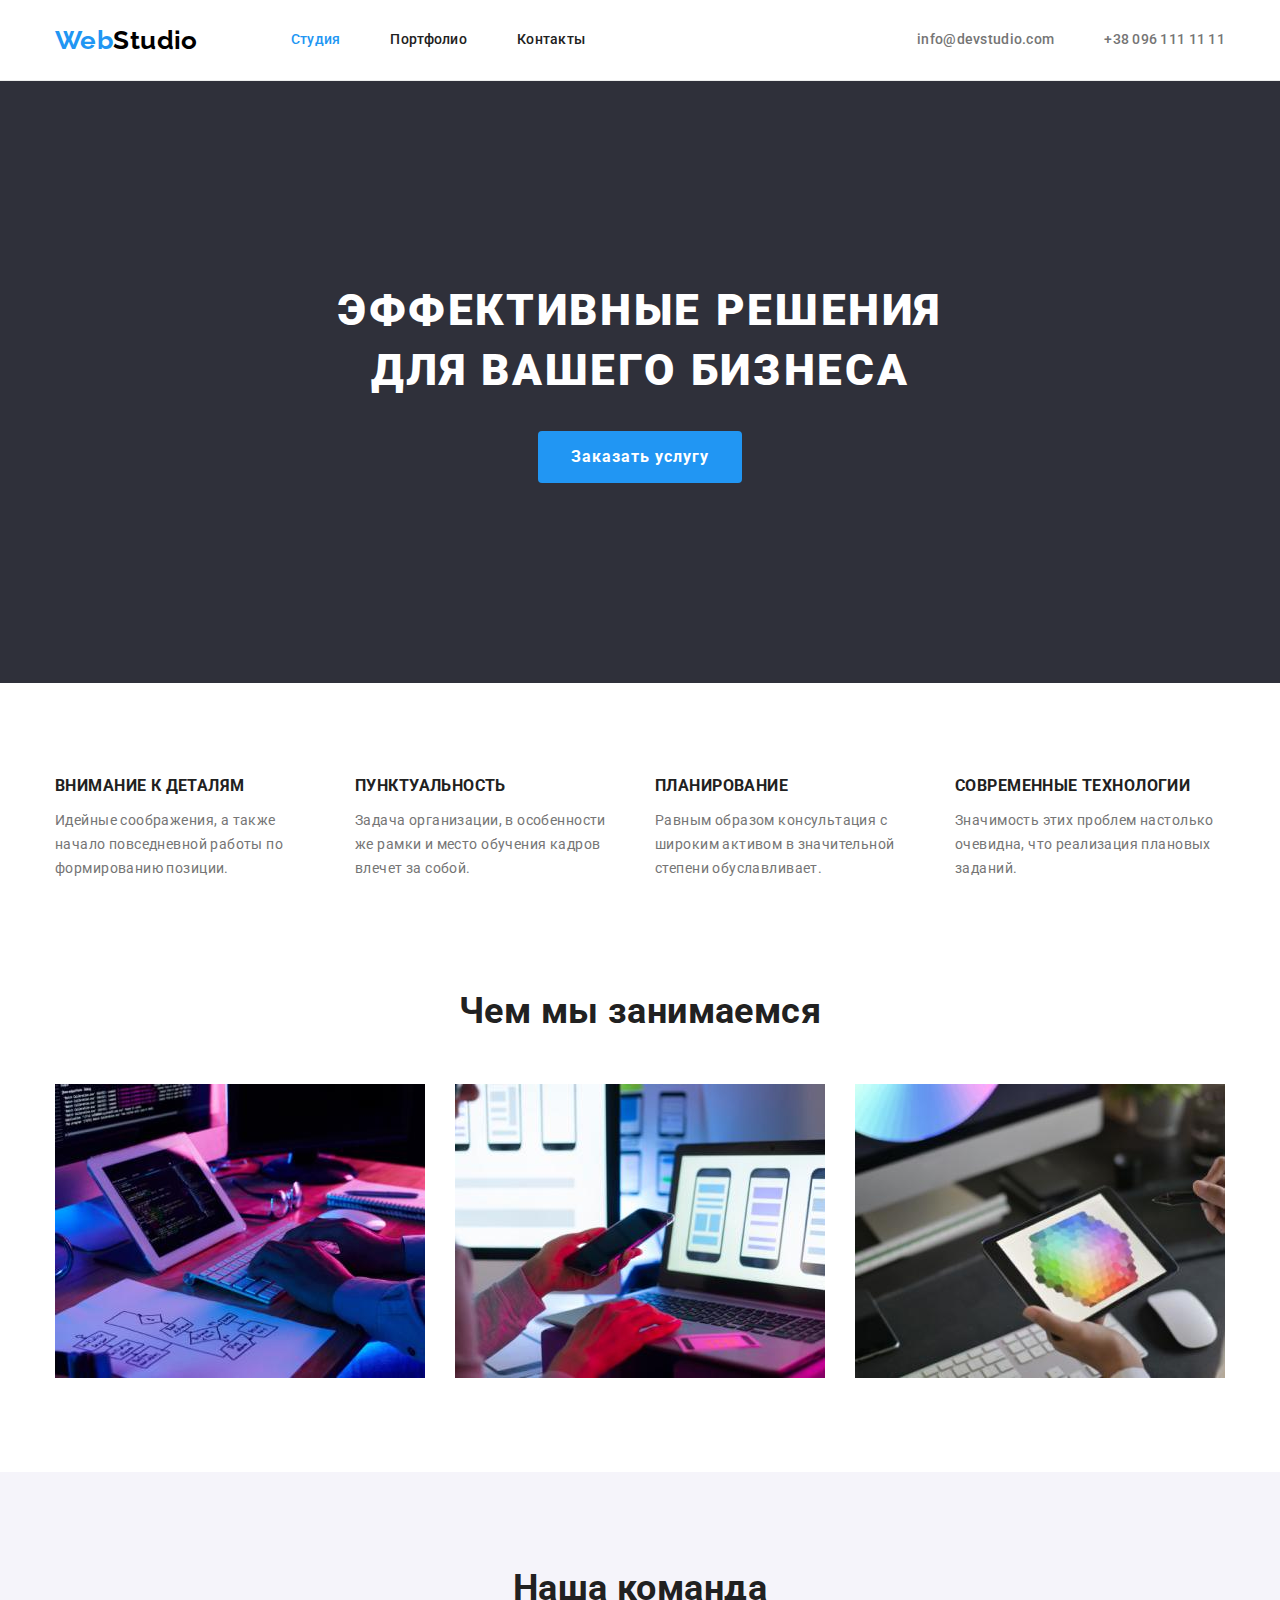
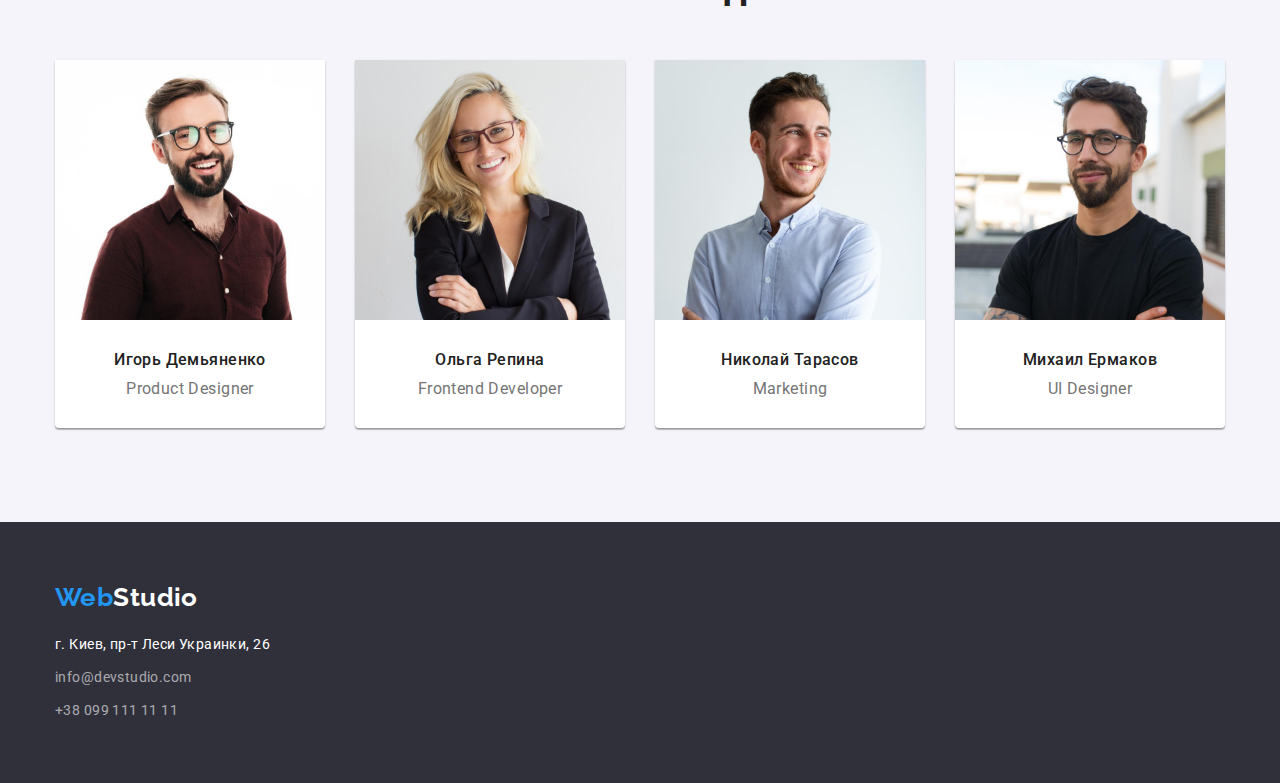
<file: index.html>
<!DOCTYPE html>
<html lang="ru">
    <head>
    <meta charset="UTF-8">
    <meta http-equiv="X-UA-Compatible" content="IE=edge">
    <meta name="viewport" content="width=device-width, initial-scale=1.0">
    <title>Document</title>
    <link rel="preconnect" href="https://fonts.gstatic.com">
    <link href="https://fonts.googleapis.com/css2?family=Raleway:wght@700&family=Roboto:wght@400;500;700;900&display=swap"
        rel="stylesheet">
    <link rel="stylesheet" href="https://cdnjs.cloudflare.com/ajax/libs/modern-normalize/1.0.0/modern-normalize.min.css">
    <link rel="stylesheet" href="./css/styles.css">
    </head>
    <body> 
        <!-- Site header -->
        <header class="header">
            <div class="container main-nav">
                <nav class="nav-part">
                    <a lang="en" href="./index.html" class="logo">Web<span class="logo-part-header">Studio</span></a>
                    <ul class="site-nav list">
                        <li class="item"><a href="./index.html" class="link current">Студия</a></li>
                        <li class="item"><a href="./portfolio.html" class="link">Портфолио</a></li>
                        <li class="item"><a href="" class="link">Контакты</a></li>                                             
                    </ul>
                </nav>
                <ul class="contacts list">
                    <li class="item"><a href="mailto:info@devstudio.com" class="link">info@devstudio.com</a></li>
                    <li class="item"><a href="tel:+380961111111" class="link">+38 096 111 11 11</a></li>
                </ul>
            </div>
        </header>
    <main>
        <!-- Hero -->
        <section class="hero">
            <h1 class="hero-title">Эффективные решения
для вашего бизнеса</h1>
            <p class="button-contact"><button type="button" class="button-hero">Заказать услугу</button></p>
        </section>
        <!-- Features -->
        <section class="section">
           <div class="container">
                <h2 class="section-title visually-hidden">Особенности</h2>
                <ul class="feature list">
                    <li class="item">
                        <h3 class="title">Внимание к деталям</h3>
                        <p class="description">Идейные соображения, а также начало повседневной работы по формированию позиции.</p>
                    </li>
                    <li class="item">
                        <h3 class="title">Пунктуальность</h3>
                        <p class="description">Задача организации, в особенности же рамки и место обучения кадров влечет за собой.</p>
                    </li>
                    <li class="item">
                        <h3 class="title">Планирование</h3>
                        <p class="description">Равным образом консультация с широким активом в значительной степени обуславливает.</p>
                    </li>
                    <li class="item">
                        <h3 class="title">Современные технологии</h3>
                        <p class="description">Значимость этих проблем настолько очевидна, что реализация плановых заданий.</p>
                    </li>
                </ul>
           </div>
        </section>
        <!-- Example of work -->
        <section class="section no-padding">
           <div class="container">
                <h2 class="section-title">Чем мы занимаемся</h2>
                <ul class="example list">
                    <li class="item"><img src="./images/box-1.jpg" alt="coding" width="370" height="294"></li>
                    <li class="item"><img src="./images/box-2.jpg" alt="mobile optimization" width="370" height="294"></li>
                    <li class="item"><img src="./images/box-3.jpg" alt="design" width="370" height="294"></li>
                </ul>
           </div>
        </section>
        <!-- Team -->
        <section class="section team no-padding">
            <div class="container">
                <h2 class="section-title">Наша команда</h2>
                <ul class="our-team list">
                    <li class="item">
                        <img class="img" src="./images/img-team-member-1.jpg" alt="brown-haired man with glasses" width="270" height="260">
                        <h3 class="title">Игорь Демьяненко</h3>
                        <p lang="en" class="profession">Product Designer</p>
                    </li>
                    <li class="item">
                        <img class="img" src="./images/img-team-member-2.jpg" alt="blonde woman with glasses" width="270" height="260">
                        <h3 class="title">Ольга Репина</h3>
                        <p lang="en" class="profession">Frontend Developer</p>
                    </li>
                    <li class="item">
                        <img class="img" src="./images/img-team-member-3.jpg" alt="brunette man" width="270" height="260">
                        <h3 class="title">Николай Тарасов</h3>
                        <p lang="en" class="profession">Marketing</p>
                    </li>
                    <li class="item">
                        <img class="img" src="./images/img-team-member-4.jpg" alt="brunette man with glasses" width="270" height="260">
                        <h3 class="title">Михаил Ермаков</h3>
                        <p lang="en" class="profession">UI Designer</p>
                    </li>
                </ul>
            </div>
        </section>
    </main>
        <!-- Footer -->
        <footer class="footer">
           <div class="container footer-elements">
                <a lang="en" href="./index.html" class="logo">Web<span class="logo-part-footer">Studio</span></a>
                <address class="address">г. Киев, пр-т Леси Украинки, 26</address>
                <ul class="contacts lower list">
                    <li class="item"><a href="mailto:info@devstudio.com" class="link-footer">info@devstudio.com</a></li>
                    <li class="item"><a href="tel:+380991111111" class="link-footer">+38 099 111 11 11</a></li>
                </ul>
           </div>
        </footer>
    </body>
</html>
</file>
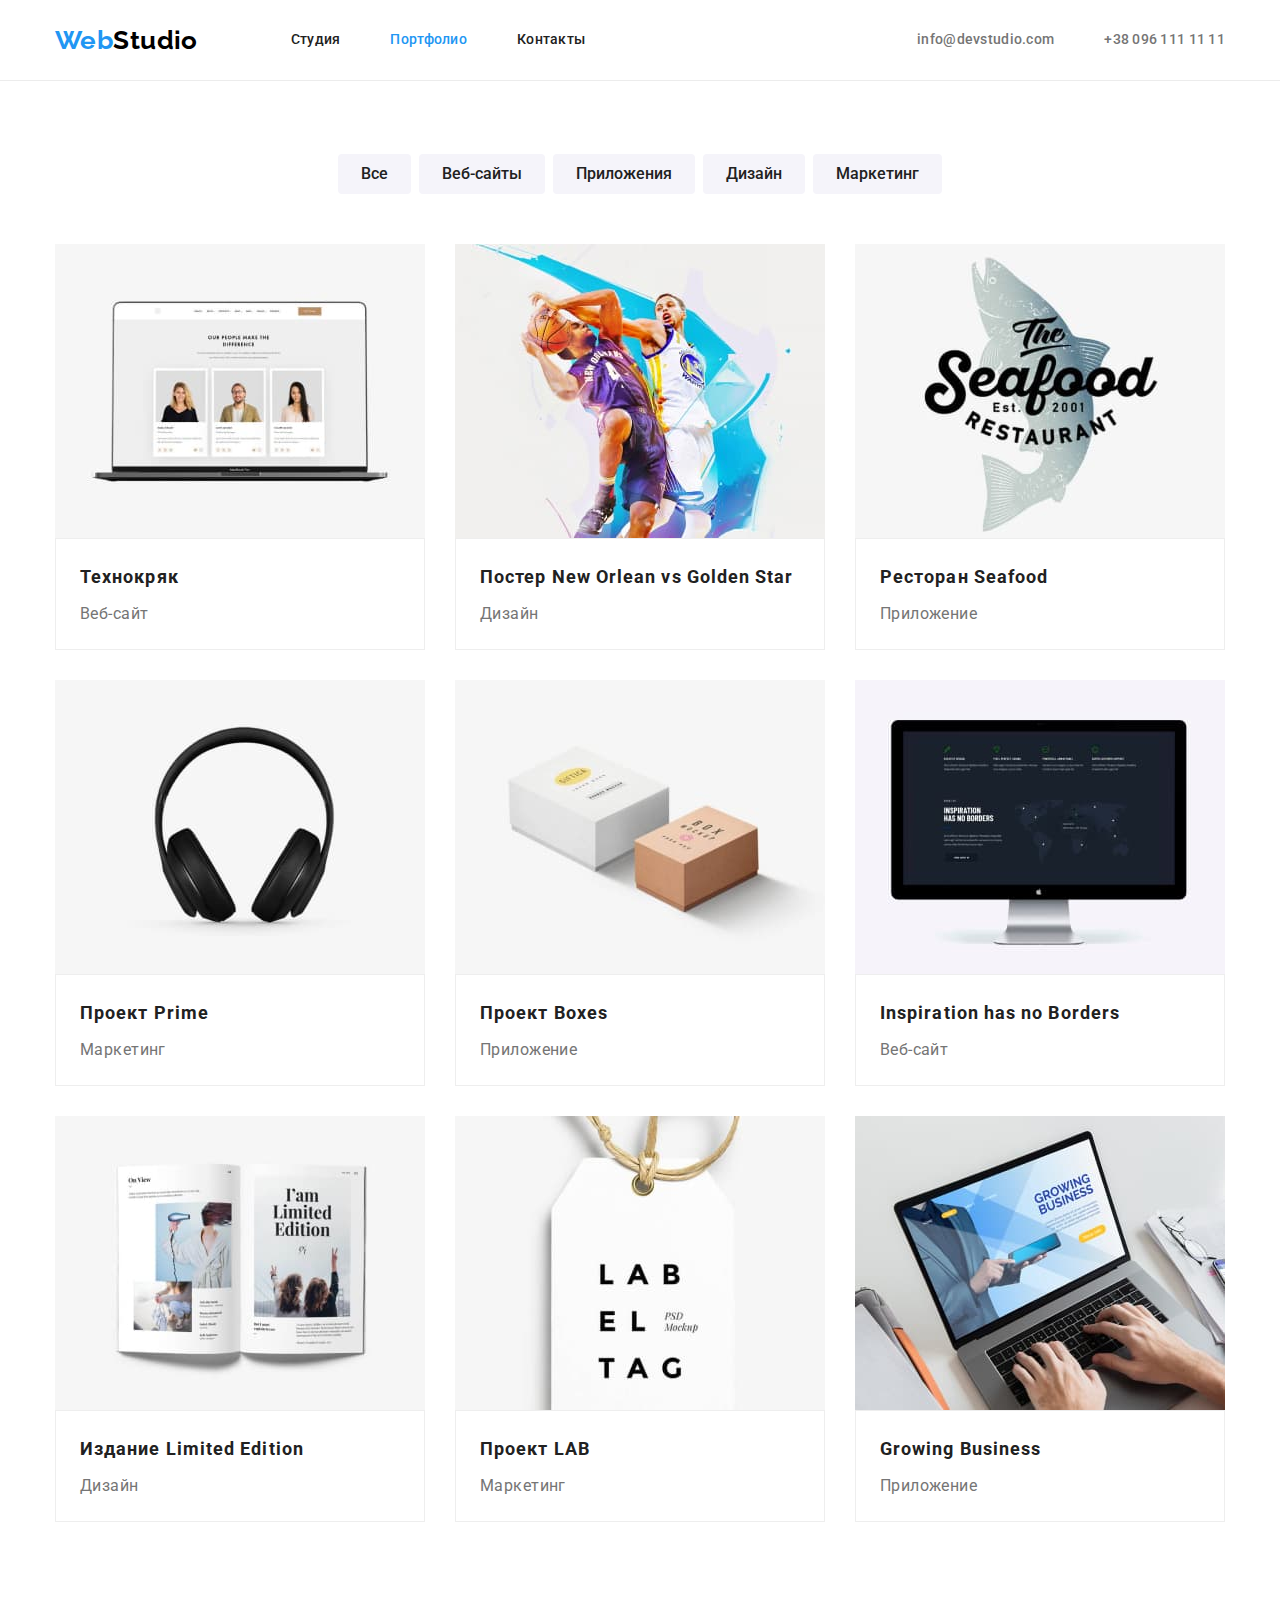
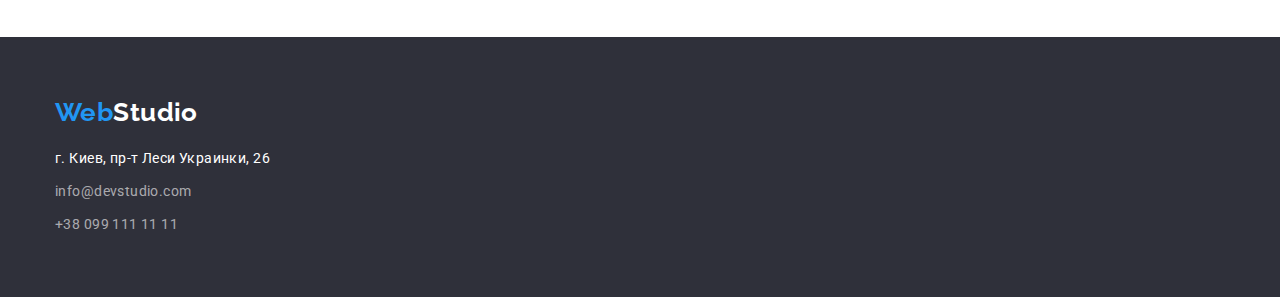
<file: portfolio.html>
<!DOCTYPE html>
<html lang="ru">

<head>
    <meta charset="UTF-8">
    <meta http-equiv="X-UA-Compatible" content="IE=edge">
    <meta name="viewport" content="width=device-width, initial-scale=1.0">
    <title>Document</title>
    <link rel="preconnect" href="https://fonts.gstatic.com">
    <link href="https://fonts.googleapis.com/css2?family=Raleway:wght@700&family=Roboto:wght@400;500;700;900&display=swap"
        rel="stylesheet">
    <link rel="stylesheet" href="https://cdnjs.cloudflare.com/ajax/libs/modern-normalize/1.0.0/modern-normalize.min.css">
    <link rel="stylesheet" href="./css/styles.css">
    </head>
    <body class="page">
        <!-- Site header -->
        <header class="header">
            <div class="container main-nav">
                <nav class="nav-part">
                    <a lang="en" href="./index.html" class="logo">Web<span class="logo-part-header">Studio</span></a>
                    <ul class="site-nav list">
                        <li class="item"><a href="./index.html" class="link">Студия</a></li>
                        <li class="item"><a href="./portfolio.html" class="link current">Портфолио</a></li>
                        <li class="item"><a href="" class="link">Контакты</a></li>
                    </ul>
                </nav>
                <ul class="contacts list">
                    <li class="item"><a href="mailto:info@devstudio.com" class="link">info@devstudio.com</a></li>
                    <li class="item"><a href="tel:+380961111111" class="link">+38 096 111 11 11</a></li>
                </ul>
            </div>
        </header>
        <main>
            <section class="section portfolio-all">
                <div class="container">
                    <h1 class="section-title visually-hidden">Портфоліо</h1>
                    <ul class="buttons list">
                        <li class="item"><button type="button" class="button">Все</button></li>
                        <li class="item"><button type="button" class="button">Веб-сайты</button></li>
                        <li class="item"><button type="button" class="button">Приложения</button></li>
                        <li class="item"><button type="button" class="button">Дизайн</button></li>
                        <li class="item"><button type="button" class="button">Маркетинг</button></li>
                    </ul>
                    <ul class="portfolio list">
                        <li class="item"><a href="" class="link"><img src="./images/work-1.jpg" alt="laptop with three photos on the screen" width="370"
                                    height="294">
                                <div class="description">
                                    <h2 class="title">Технокряк</h2>
                                    <p class="work-type">Веб-сайт</p>
                                </div>
                            </a>
                        </li>
                        <li class="item"><a href="" class="link"><img src="./images/work-2.jpg" alt="two basketball players" width="370" height="294">
                                <div class="description">
                                    <h2 class="title">Постер <span lang="en">New Orlean vs Golden Star</span></h2>
                                    <p class="work-type">Дизайн</p>
                                </div>
                            </a>
                        </li>
                        <li class="item"><a href="" class="link"><img src="./images/work-3.jpg" alt="fish with the inscription seafood restaurant"
                                    width="370" height="294">
                                <div class="description">
                                    <h2 class="title">Ресторан <span lang="en">Seafood</span></h2>
                                    <p class="work-type">Приложение</p>
                                </div>
                            </a>
                        </li>
                        <li class="item"><a href="" class="link"><img src="./images/work-4.jpg" alt="black big headphones" width="370" height="294">
                                <div class="description">
                                    <h2 class="title">Проект <span lang="en">Prime</span></h2>
                                    <p class="work-type">Маркетинг</p>
                                </div>
                            </a>
                        </li>
                        <li class="item"><a href="" class="link"><img src="./images/work-5.jpg" alt="two boxes, one white and one orange" width="370"
                                    height="294">
                                <div class="description">
                                    <h2 class="title">Проект <span lang="en">Boxes</span></h2>
                                    <p class="work-type">Приложение</p>
                                </div>
                            </a>
                        </li>
                        <li class="item"><a href="" class="link"><img src="./images/work-6.jpg" alt="monoblock apple with a dark image on the screen"
                                    width="370" height="294">
                                <div class="description">
                                    <h2 lang="en" class="title">Inspiration has no Borders</h2>
                                    <p class="work-type">Веб-сайт</p>
                                </div>
                            </a>
                        </li>
                        <li class="item"><a href="" class="link"><img src="./images/work-7.jpg"
                                    alt="open booklet with the inscription I'm Limited Edition" width="370" height="294">
                                <div class="description">
                                    <h2 class="title">Издание <span lang="en">Limited Edition</span></h2>
                                    <p class="work-type">Дизайн</p>
                                </div>
                            </a>
                        </li>
                        <li class="item"><a href="" class="link"><img src="./images/work-8.jpg" alt="white tag with the inscription Lab El Tag"
                                    width="370" height="294">
                                <div class="description">
                                    <h2 class="title">Проект <span lang="en">LAB</span></h2>
                                    <p class="work-type">Маркетинг</p>
                                </div>
                            </a>
                        </li>
                        <li class="item"><a href="" class="link"><img src="./images/work-9.jpg" alt="hands on a gray color laptop" width="370"
                                    height="294">
                                <div class="description">
                                    <h2 lang="en" class="title">Growing Business</h2>
                                    <p class="work-type">Приложение</p>
                                </div>
                            </a>
                        </li>
                    </ul>
                </div>
            </section>
        </main>
        <!-- Footer -->
        <footer class="footer">
            <div class="container footer-elements">
                <a lang="en" href="./index.html" class="logo">Web<span class="logo-part-footer">Studio</span></a>
                <address class="address">г. Киев, пр-т Леси Украинки, 26</address>
                <ul class="contacts lower list">
                    <li class="item"><a href="mailto:info@devstudio.com" class="link-footer">info@devstudio.com</a></li>
                    <li class="item"><a href="tel:+380991111111" class="link-footer">+38 099 111 11 11</a></li>
                </ul>
            </div>
        </footer>
    </body>
</html>
</file>
<file: css/styles.css>
/* Main text color #757575  */
/* Title text color #212121 */
/* Acсent #2196F3 */
/* Black #000000 */
/* White #ffffff */
/* Footer contacts rgba(255, 255, 255, 0.6) */

/* Primary background color #ffffff */
/* Secondary background color #2f303a */
/* Third background color #e5e5e5 */
/* Fourth background color f5f4fa */

:root {
  --primary-text-color: #757575;
  --title-text-color: #212121;
  --accent-color: #2196f3;
  --hero-title-color: #ffffff;
  --primary-background-color: #ffffff;
  --secondary-background-color: #2f303a;
  --third-background-color: #e5e5e5;
  --fourth-background-color: #f5f4fa;
  --logo-color: #2196f3;
  --logo-part-header-color: #000000;
  --logo-part-footer-color: #ffffff;
  --border-bottom-color: #ececec;
  --button-hero-text-color: #ffffff;
  --button-hero-background-color: #2196f3;
  --button-hero-accent-background-color: #188ce8;
  --button-text-color: #212121;
  --button-background-color: #f5f4fa;
  --button-accent-text-color: #ffffff;
  --button-accent-background-color: #2196f3;
  --address-text-color: #ffffff;
  --contacts-footer-text-color: rgba(255, 255, 255, 0.6);
  --shadow-team-card: 0px 1px 3px rgba(0, 0, 0, 0.12),
    0px 1px 1px rgba(0, 0, 0, 0.14), 0px 2px 1px rgba(0, 0, 0, 0.2);
  --shadow-button-accent: 0px 3px 1px rgba(0, 0, 0, 0.1),
    0px 1px 2px rgba(0, 0, 0, 0.08), 0px 2px 2px rgba(0, 0, 0, 0.12);
  --portfolio-description-border: #eeeeee;
  --card-set-gap: 30px;
}
/* Page background and text color */
body {
  background-color: var(--primary-background-color);
  color: var(--primary-text-color);
  font-family: Roboto, sans-serif;
  font-size: 14px;
  line-height: 1.71;
  letter-spacing: 0.03em;
}
img {
  display: block;
  max-width: 100%;
  height: auto;
}
/* List options */
.list {
  list-style: none;
  margin: 0;
  padding: 0;
}
/* Site logo */
.logo {
  margin-right: 93px;

  color: var(--logo-color);
  font-family: Raleway, sans-serif;
  font-weight: 700;
  font-size: 26px;
  line-height: 1.19;
  text-decoration: none;
}
.logo-part-header {
  color: var(--logo-part-header-color);
}
.logo-part-footer {
  color: var(--logo-part-footer-color);
}
/* Container position */
.container {
  width: 1200px;
  margin-left: auto;
  margin-right: auto;
  padding-left: 15px;
  padding-right: 15px;
}

/* Page-header */
.header {
  border-bottom: 1px solid var(--border-bottom-color);
}
/* Main-nav */
.main-nav {
  display: flex;
  align-items: center;
}
/* Nav-part */
.nav-part {
  display: flex;
  align-items: center;
}
/* Site nav */
.site-nav {
  display: flex;
}
.site-nav .item + .item {
  margin-left: 50px;
}
.site-nav .link {
  display: block;
  padding-top: 32px;
  padding-bottom: 32px;

  color: var(--title-text-color);
  font-weight: 500;
  line-height: 1.14;
  letter-spacing: 0.02em;
  text-decoration: none;
}
.site-nav .link:hover,
.site-nav .link:focus {
  color: var(--accent-color);
}
.site-nav .link.current {
  color: var(--accent-color);
}
/* Site contacts */
.main-nav .contacts {
  display: flex;
  margin-left: auto;
}
.contacts .item + .item {
  margin-left: 50px;
}
.contacts .link {
  display: block;
  padding-top: 32px;
  padding-bottom: 32px;
}
.contacts .link {
  color: var(--primary-text-color);
  font-weight: 500;
  line-height: 1.14;
  letter-spacing: 0.02em;
  text-decoration: none;
}
.contacts .link:hover,
.contacts .link:focus {
  color: var(--accent-color);
}
/* Site hero */
.hero {
  background-color: var(--secondary-background-color);
  text-align: center;
}
.hero-title {
  padding-top: 200px;
  margin-top: 0;
  margin-bottom: 30px;

  color: var(--hero-title-color);
  font-weight: 900;
  font-size: 44px;
  line-height: 1.36;
  letter-spacing: 0.06em;
  text-transform: uppercase;
  white-space: pre-wrap;
}
.hero > .button-contact {
  margin: 0;
  padding-bottom: 200px;
}
/* Site sections */
.section {
  padding: 94px 0;
}
.section.no-padding {
  padding-top: 0;
  padding-bottom: 0;
}
.section-title {
  margin-top: 0;
  margin-bottom: 50px;

  color: var(--title-text-color);
  font-size: 36px;
  line-height: 1.24;
  text-align: center;
}
/* Features */
.feature .title {
  margin-top: 0;
  margin-bottom: 10px;

  color: var(--title-text-color);
  line-height: 1.14;
  text-transform: uppercase;
}
.feature > .description {
  margin: 0;
}
.visually-hidden {
  position: absolute;
  width: 1px;
  height: 1px;
  margin: -1px;
  border: 0;
  padding: 0;

  white-space: nowrap;
  clip-path: inset(100%);
  clip: rect(0 0 0 0);
  overflow: hidden;
}
.feature.list {
  display: flex;
  flex-wrap: wrap;
  margin-top: calc(-1 * var(--card-set-gap));
  margin-left: calc(-1 * var(--card-set-gap));
}
.feature .item {
  flex-basis: calc(100% / 4 - var(--card-set-gap));
  margin-top: var(--card-set-gap);
  margin-left: var(--card-set-gap);
  /* width: calc((100% - 90px) / 4); */
}
/* .feature .item + .item {
  margin-left: 30px;
} */
/* Example of work */
.example.list {
  display: flex;
  flex-wrap: wrap;
  margin-top: calc(-1 * var(--card-set-gap));
  margin-left: calc(-1 * var(--card-set-gap));
}
.example .item {
  flex-basis: calc(100% / 3 - var(--card-set-gap));
  margin-top: var(--card-set-gap);
  margin-left: var(--card-set-gap);
  /* width: calc((100% - 60px) / 3); */
}
/* .example .item + .item {
  margin-left: 30px;
} */
.example > .item {
  margin-bottom: 94px;
}
/* Team */
.team {
  background-color: var(--fourth-background-color);
}
.our-team {
  display: flex;
  flex-wrap: wrap;
  margin-top: calc(-1 * var(--card-set-gap));
  margin-left: calc(-1 * var(--card-set-gap));
}
.our-team .item {
  flex-basis: calc(100% / 4 - var(--card-set-gap));
  margin-top: var(--card-set-gap);
  margin-left: var(--card-set-gap);
  /* width: calc((100% - 90px) / 4); */
  background-color: var(--primary-background-color);
  box-shadow: var(--shadow-team-card);
  border-radius: 0px 0px 4px 4px;
  overflow: hidden;
}
/* .our-team .item + .item {
  margin-left: 30px;
} */
.section.team {
  padding-top: 94px;
  padding-bottom: 94px;
  margin-bottom: 0;
}
.our-team .img {
  margin-bottom: 30px;
}
.our-team .title {
  margin-top: 0;
  margin-bottom: 10px;

  color: var(--title-text-color);
  font-weight: 500;
  font-size: 16px;
  line-height: 1.19;
  text-align: center;
}
.our-team .profession {
  margin-top: 0;
  margin-bottom: 30px;

  font-size: 16px;
  line-height: 1.19;
  text-align: center;
}
/* Button */
.button-hero {
  padding: 10px 32px;
  border-radius: 4px;
  border: 1px solid transparent;

  color: var(--button-hero-text-color);
  background-color: var(--button-hero-background-color);
  font-weight: 700;
  font-size: 16px;
  line-height: 1.88;
  letter-spacing: 0.06em;
  text-decoration: none;

  cursor: pointer;
}
.button-hero:hover,
.button-hero:focus {
  background-color: var(--button-hero-accent-background-color);
}
.buttons {
  display: flex;
  justify-content: center;
  margin-bottom: 50px;
}
.button {
  padding: 6px 22px;
  border-radius: 4px;
  border: 1px solid transparent;

  color: var(--button-text-color);
  background-color: var(--button-background-color);
  font-weight: 500;
  font-size: 16px;
  line-height: 1.62;
  text-decoration: none;
  cursor: pointer;
}
.button:hover,
.button:focus {
  color: var(--button-accent-text-color);
  background-color: var(--button-accent-background-color);
  box-shadow: var(--shadow-button-accent);
  border-radius: 4px;
}
.buttons .item + .item {
  margin-left: 8px;
}
/* Portfolio */
.section.portfolio-all {
  padding-top: 73px;
  padding-bottom: 115px;
}
.portfolio .title {
  margin-top: 0;
  margin-bottom: 4px;

  color: var(--title-text-color);
  font-size: 18px;
  line-height: 2;
  letter-spacing: 0.06em;
}
.portfolio {
  display: flex;
  flex-wrap: wrap;
  margin-top: calc(-1 * var(--card-set-gap));
  margin-left: calc(-1 * var(--card-set-gap));
}
.portfolio.list .item {
  flex-basis: calc(100% / 3 - var(--card-set-gap));
  margin-top: var(--card-set-gap);
  margin-left: var(--card-set-gap);
  overflow: hidden;
  /* margin-right: 30px;
  margin-bottom: 30px;
  width: calc((100% - 60px) / 3); */
}
/* .portfolio .item:nth-child(3n) {
  margin-right: 0;
}
.portfolio .item:nth-last-child(-n + 3) {
  margin-bottom: 0;
} */
.portfolio .link {
  text-decoration: none;
}
.portfolio .description {
  padding: 20px 24px;
  border: 1px solid var(--portfolio-description-border);
}
.portfolio .work-type {
  margin: 0;

  color: var(--primary-text-color);
  font-size: 16px;
  line-height: 1.87;
}
/* Footer */
.footer {
  background-color: var(--secondary-background-color);
}
.footer-elements {
  padding-top: 60px;
  padding-right: auto;
  padding-bottom: 60px;
  padding-left: auto;
}
.footer .logo {
  display: block;
  margin-right: 0;
  margin-bottom: 20px;
}
.footer .address {
  display: block;
  margin-bottom: 9px;

  color: var(--address-text-color);
  font-style: normal;
}
.contacts.lower > .item:first-child {
  margin-bottom: 9px;
}
.contacts.lower > .item:last-child {
  margin-left: 0;
}
.contacts .link-footer {
  color: var(--contacts-footer-text-color);

  text-decoration: none;
}
.contacts .link-footer:hover,
.contacts .link-footer:focus {
  color: var(--accent-color);
}
</file>
